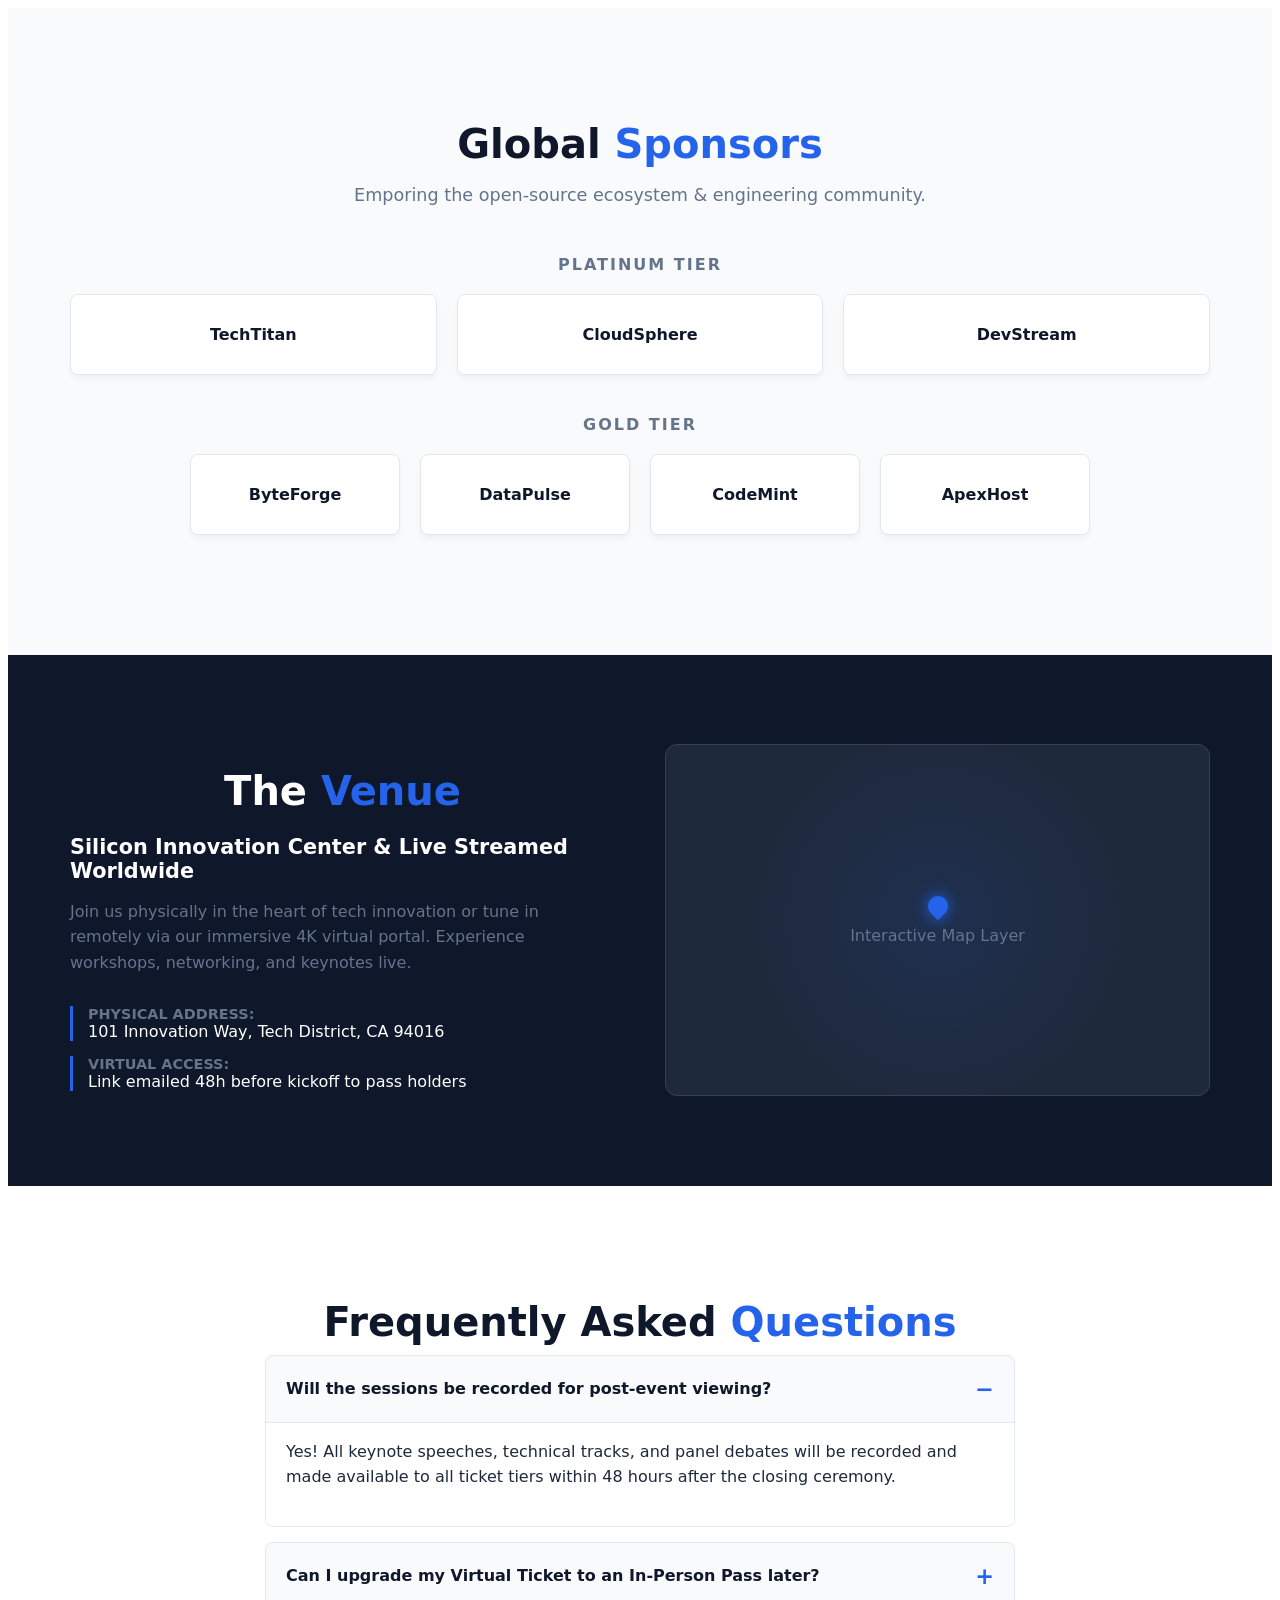
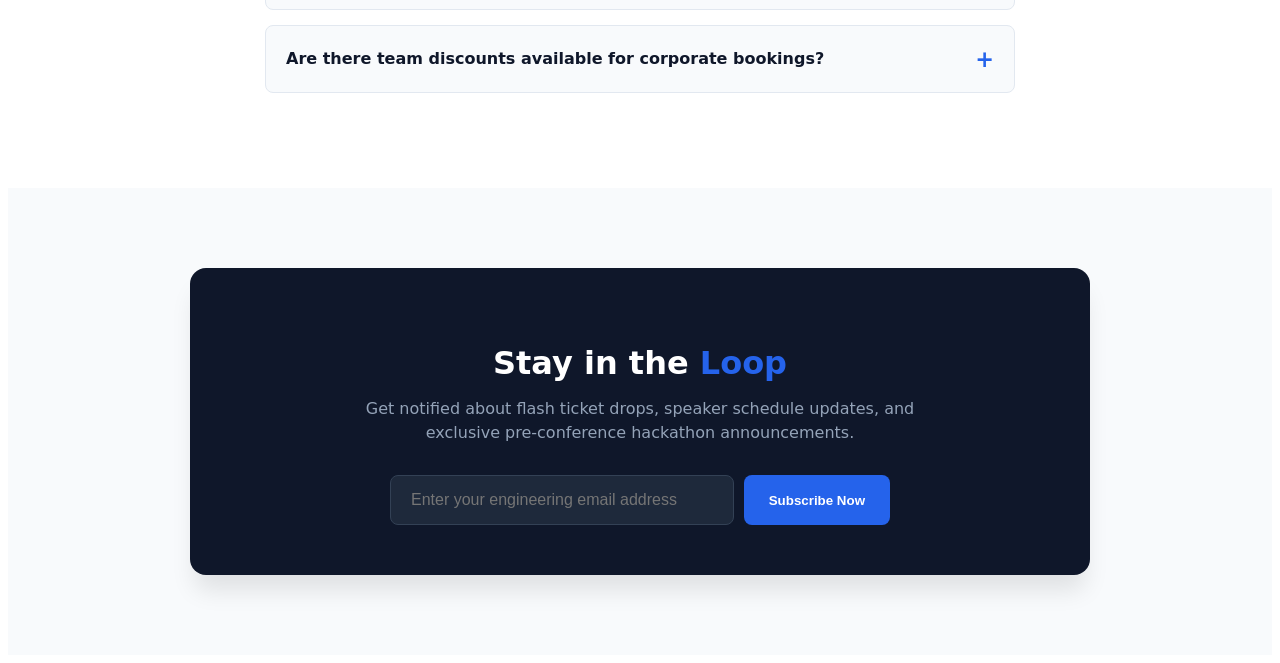
<file: aiGenerated.html>
<!DOCTYPE html>
<html lang="en">
<head>
    <meta charset="UTF-8">
    <meta name="viewport" content="width=device-width, initial-scale=1.0">
    <title>Document</title>
    <style>
        /* ==========================================
   DEV CONFERENCE 2026 - BRAND THEME VARIABLES
   ========================================== */
:root {
    --clr-white: #ffffff;
    --clr-bg-light: #f8fafc;
    --clr-blue: #2563eb;
    --clr-blue-hover: #1d4ed8;
    --clr-black: #0f172a;
    --clr-dark-gray: #1e293b;
    --clr-text-muted: #64748b;
    --clr-border: #e2e8f0;
    --font-stack: system-ui, -apple-system, BlinkMacSystemFont, 'Segoe UI', Roboto, sans-serif;
}

/* Global Reusable Layout Classes */
.conf-section {
    padding: 80px 20px;
    font-family: var(--font-stack);
}
.container {
    max-width: 1140px;
    margin: 0 auto;
}
.section-title {
    font-size: 2.5rem;
    color: var(--clr-black);
    text-align: center;
    margin-bottom: 10px;
    font-weight: 800;
}
.section-subtitle {
    text-align: center;
    color: var(--clr-text-muted);
    margin-bottom: 50px;
    font-size: 1.1rem;
}
.text-blue { color: var(--var-blue, var(--clr-blue)); }
.text-white { color: var(--clr-white); }
.text-muted { color: var(--clr-text-muted); line-height: 1.6; }

/* ==========================================
   SPONSORS SECTION
   ========================================== */
.sponsors-section {
    background-color: var(--clr-bg-light);
}
.sponsor-tier {
    margin-bottom: 40px;
    text-align: center;
}
.sponsor-tier h3 {
    font-size: 1rem;
    text-transform: uppercase;
    letter-spacing: 2px;
    color: var(--clr-text-muted);
    margin-bottom: 20px;
}
.sponsor-grid {
    display: grid;
    gap: 20px;
    justify-content: center;
    align-items: center;
}
.sponsor-grid.platinum {
    grid-template-columns: repeat(auto-fit, minmax(240px, 1fr));
}
.sponsor-grid.gold {
    grid-template-columns: repeat(auto-fit, minmax(180px, 1fr));
    max-width: 900px;
    margin: 0 auto;
}
.sponsor-card {
    background: var(--clr-white);
    border: 1px solid var(--clr-border);
    padding: 30px 20px;
    font-weight: 700;
    color: var(--clr-black);
    border-radius: 8px;
    box-shadow: 0 4px 6px -1px rgba(0,0,0,0.05);
    transition: transform 0.2s ease;
}
.sponsor-card:hover {
    transform: translateY(-4px);
    border-color: var(--clr-blue);
}

/* ==========================================
   VENUE SECTION
   ========================================== */
.venue-section {
    background-color: var(--clr-black);
    color: var(--clr-white);
}
.venue-wrapper {
    display: grid;
    grid-template-columns: 1fr 1fr;
    gap: 50px;
    align-items: center;
}
@media (max-width: 768px) {
    .venue-wrapper { grid-template-columns: 1fr; }
}
.venue-lead {
    font-size: 1.3rem;
    font-weight: 600;
    margin-bottom: 15px;
}
.venue-details {
    margin-top: 30px;
}
.detail-item {
    margin-bottom: 15px;
    border-left: 3px solid var(--clr-blue);
    padding-left: 15px;
}
.detail-item strong {
    display: block;
    font-size: 0.9rem;
    text-transform: uppercase;
    color: var(--clr-text-muted);
}
.venue-map-placeholder {
    background: var(--clr-dark-gray);
    height: 350px;
    border-radius: 12px;
    border: 1px solid #334155;
    position: relative;
    overflow: hidden;
}
.map-graphic {
    height: 100%;
    display: flex;
    flex-direction: column;
    justify-content: center;
    align-items: center;
    background: radial-gradient(circle at 50% 50%, #2563eb1d 0%, transparent 60%);
    color: var(--clr-text-muted);
}
.map-pin {
    width: 20px;
    height: 20px;
    background: var(--clr-blue);
    border-radius: 50% 50% 50% 0;
    transform: rotate(-45deg);
    margin-bottom: 10px;
    box-shadow: 0 0 15px var(--clr-blue);
}

/* ==========================================
   FAQ SECTION (Pure HTML/CSS Accordion)
   ========================================== */
.faq-section {
    background-color: var(--clr-white);
}
.faq-container {
    max-width: 750px;
    margin: 0 auto;
}
.faq-item {
    background: var(--clr-bg-light);
    border: 1px solid var(--clr-border);
    border-radius: 8px;
    margin-bottom: 15px;
    overflow: hidden;
}
.faq-question {
    padding: 20px;
    font-weight: 600;
    color: var(--clr-black);
    cursor: pointer;
    list-style: none; /* Removes default native arrow */
    display: flex;
    justify-content: space-between;
    align-items: center;
}
.faq-question::after {
    content: '+';
    font-size: 1.4rem;
    color: var(--clr-blue);
    transition: transform 0.2s ease;
}
.faq-item[open] .faq-question::after {
    content: '−';
}
.faq-answer {
    padding: 0 20px 20px 20px;
    color: var(--clr-dark-gray);
    line-height: 1.6;
    border-top: 1px solid var(--clr-border);
    background-color: var(--clr-white);
}

/* ==========================================
   NEWSLETTER SIGNUP SECTION
   ========================================== */
.newsletter-section {
    background-color: var(--clr-bg-light);
}
.newsletter-card {
    background: var(--clr-black);
    color: var(--clr-white);
    padding: 50px;
    border-radius: 16px;
    text-align: center;
    max-width: 800px;
    margin: 0 auto;
    box-shadow: 0 20px 25px -5px rgba(0,0,0,0.1);
}
.newsletter-card h2 {
    font-size: 2rem;
    margin-bottom: 15px;
}
.newsletter-card p {
    color: #94a3b8;
    max-width: 550px;
    margin: 0 auto 30px auto;
    line-height: 1.5;
}
.newsletter-form {
    display: flex;
    max-width: 500px;
    margin: 0 auto;
    gap: 10px;
}
.form-input {
    flex: 1;
    padding: 15px 20px;
    border-radius: 8px;
    border: 1px solid #334155;
    background: var(--clr-dark-gray);
    color: var(--clr-white);
    font-size: 1rem;
}
.form-input:focus {
    outline: none;
    border-color: var(--clr-blue);
}
.btn-submit {
    background: var(--clr-blue);
    color: var(--clr-white);
    border: none;
    padding: 0 25px;
    font-weight: 600;
    border-radius: 8px;
    cursor: pointer;
    transition: background 0.2s ease;
}
.btn-submit:hover {
    background: var(--clr-blue-hover);
}
@media (max-width: 480px) {
    .newsletter-form { flex-direction: column; }
    .btn-submit { padding: 15px; }
}
    </style>
</head>
<body>
    <!-- ==========================================
     DEV CONFERENCE 2026 - NEW SECTIONS
     ========================================== -->

<!-- Sponsors Section -->
<section class="conf-section sponsors-section">
    <div class="container">
        <h2 class="section-title">Global <span class="text-blue">Sponsors</span></h2>
        <p class="section-subtitle">Emporing the open-source ecosystem & engineering community.</p>
        
        <div class="sponsor-tier">
            <h3>Platinum Tier</h3>
            <div class="sponsor-grid platinum">
                <div class="sponsor-card">TechTitan</div>
                <div class="sponsor-card">CloudSphere</div>
                <div class="sponsor-card">DevStream</div>
            </div>
        </div>

        <div class="sponsor-tier">
            <h3>Gold Tier</h3>
            <div class="sponsor-grid gold">
                <div class="sponsor-card">ByteForge</div>
                <div class="sponsor-card">DataPulse</div>
                <div class="sponsor-card">CodeMint</div>
                <div class="sponsor-card">ApexHost</div>
            </div>
        </div>
    </div>
</section>

<!-- Venue Section -->
<section class="conf-section venue-section">
    <div class="container venue-wrapper">
        <div class="venue-info">
            <h2 class="section-title text-white">The <span class="text-blue">Venue</span></h2>
            <p class="venue-lead">Silicon Innovation Center & Live Streamed Worldwide</p>
            <p class="text-muted">Join us physically in the heart of tech innovation or tune in remotely via our immersive 4K virtual portal. Experience workshops, networking, and keynotes live.</p>
            
            <div class="venue-details">
                <div class="detail-item">
                    <strong>Physical Address:</strong>
                    <span>101 Innovation Way, Tech District, CA 94016</span>
                </div>
                <div class="detail-item">
                    <strong>Virtual Access:</strong>
                    <span>Link emailed 48h before kickoff to pass holders</span>
                </div>
            </div>
        </div>
        <div class="venue-map-placeholder">
            <!-- Simulated CSS map graphic placeholder for pure HTML/CSS architecture -->
            <div class="map-graphic">
                <div class="map-pin"></div>
                <span>Interactive Map Layer</span>
            </div>
        </div>
    </div>
</section>

<!-- FAQ Section -->
<section class="conf-section faq-section">
    <div class="container">
        <h2 class="section-title">Frequently Asked <span class="text-blue">Questions</span></h2>
        
        <div class="faq-container">
            <!-- Using HTML5 <details> for pure CSS toggle interactivity without JavaScript -->
            <details class="faq-item" open>
                <summary class="faq-question">Will the sessions be recorded for post-event viewing?</summary>
                <div class="faq-answer">
                    <p>Yes! All keynote speeches, technical tracks, and panel debates will be recorded and made available to all ticket tiers within 48 hours after the closing ceremony.</p>
                </div>
            </details>

            <details class="faq-item">
                <summary class="faq-question">Can I upgrade my Virtual Ticket to an In-Person Pass later?</summary>
                <div class="faq-answer">
                    <p>As long as the venue capacity has not been met, you can upgrade your ticket via your dashboard profile link sent to your registration email.</p>
                </div>
            </details>

            <details class="faq-item">
                <summary class="faq-question">Are there team discounts available for corporate bookings?</summary>
                <div class="faq-answer">
                    <p>Absolutely. We offer groups of 5 or more a 15% discount, and groups of 10 or more a 25% discount. Contact our corporate relations desk directly.</p>
                </div>
            </details>
        </div>
    </div>
</section>

<!-- Newsletter Signup Section -->
<section class="conf-section newsletter-section">
    <div class="container">
        <div class="newsletter-card">
            <h2>Stay in the <span class="text-blue">Loop</span></h2>
            <p>Get notified about flash ticket drops, speaker schedule updates, and exclusive pre-conference hackathon announcements.</p>
            
            <form class="newsletter-form" onsubmit="return false;">
                <input type="email" class="form-input" placeholder="Enter your engineering email address" required>
                <button type="submit" class="btn-submit">Subscribe Now</button>
            </form>
        </div>
    </div>
</section>
</body>
</html>
</file>
